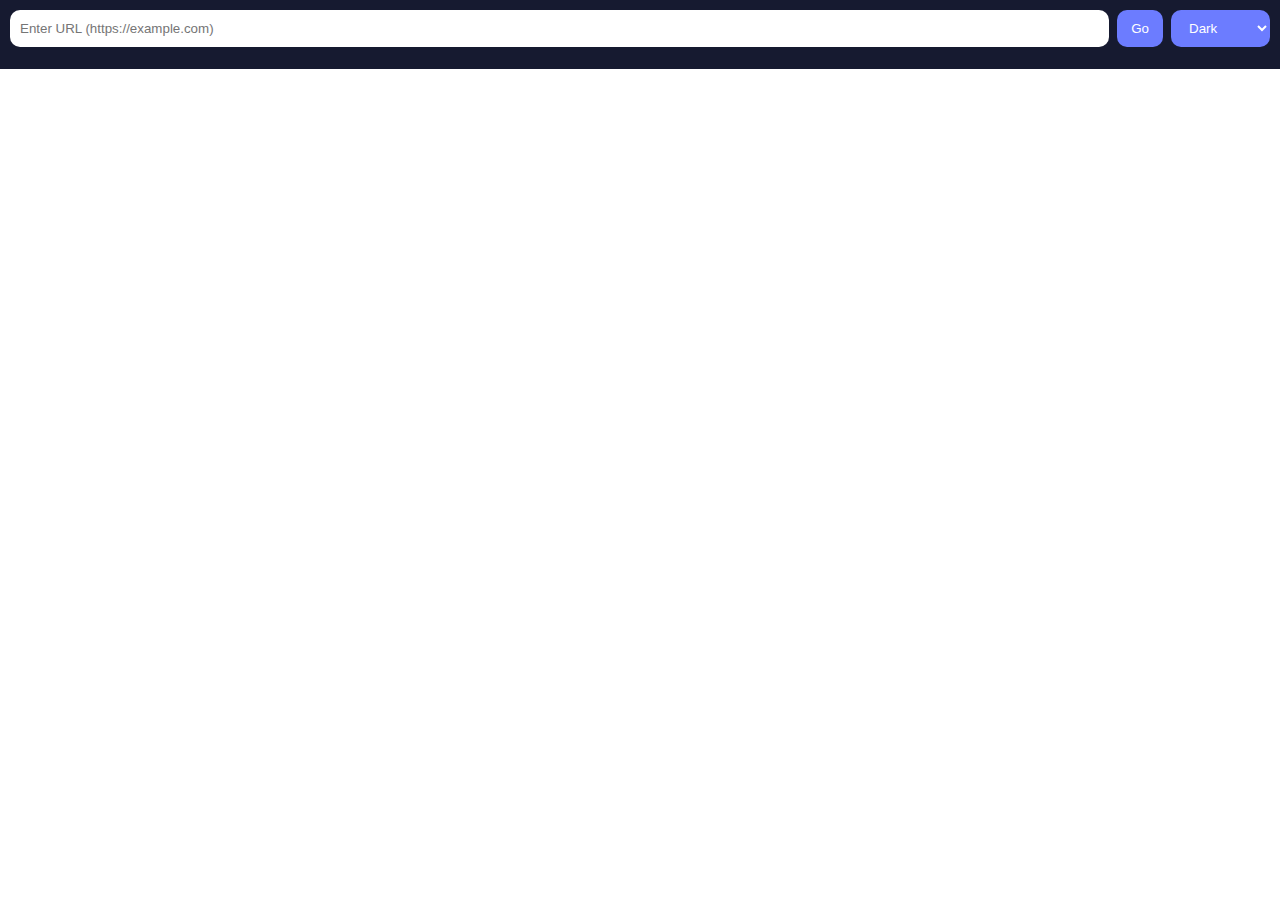
<file: proxy.html>
<!DOCTYPE html>
<html lang="en">
<head>
<meta charset="UTF-8" />
<title>Proxy</title>
<meta name="viewport" content="width=device-width, initial-scale=1.0" />

<style>
:root {
  --bg: #0f1220;
  --panel: #161a30;
  --text: #e8eaff;
  --accent: #6c7cff;
}

[data-theme="light"] {
  --bg: #f4f6ff;
  --panel: #ffffff;
  --text: #111;
  --accent: #4a63ff;
}

[data-theme="midnight"] {
  --bg: #05070d;
  --panel: #0b1020;
  --text: #dbe0ff;
  --accent: #8aa2ff;
}

* {
  box-sizing: border-box;
}

body {
  margin: 0;
  font-family: system-ui, -apple-system, Segoe UI, Roboto, sans-serif;
  background: var(--bg);
  color: var(--text);
  height: 100vh;
  display: flex;
  flex-direction: column;
}

header {
  display: flex;
  gap: 8px;
  padding: 10px;
  background: var(--panel);
}

input {
  flex: 1;
  padding: 10px;
  border-radius: 10px;
  border: none;
  outline: none;
}

button, select {
  padding: 10px 14px;
  border-radius: 10px;
  border: none;
  background: var(--accent);
  color: white;
  cursor: pointer;
}

#tabs {
  display: flex;
  gap: 6px;
  padding: 6px;
  background: var(--panel);
  overflow-x: auto;
}

.tab {
  padding: 6px 10px;
  background: rgba(255,255,255,0.08);
  border-radius: 8px;
  cursor: pointer;
  white-space: nowrap;
}

.tab.active {
  background: var(--accent);
}

iframe {
  flex: 1;
  border: none;
  background: white;
}
</style>
</head>

<body data-theme="dark">
<header>
  <input id="url" placeholder="Enter URL (https://example.com)" />
  <button onclick="openTab()">Go</button>
  <select onchange="setTheme(this.value)">
    <option value="dark">Dark</option>
    <option value="light">Light</option>
    <option value="midnight">Midnight</option>
  </select>
</header>

<div id="tabs"></div>
<iframe id="view"></iframe>

<script>
const workerBase = "https://proxy.ethantytang11.workers.dev/?url=";

let tabs = [];
let active = -1;

function openTab() {
  const url = document.getElementById("url").value.trim();
  if (!url) return;

  tabs.push(url);
  active = tabs.length - 1;
  renderTabs();
  load();
}

function renderTabs() {
  const tabBar = document.getElementById("tabs");
  tabBar.innerHTML = "";
  tabs.forEach((url, i) => {
    const t = document.createElement("div");
    t.className = "tab" + (i === active ? " active" : "");
    t.textContent = new URL(url).hostname;
    t.onclick = () => {
      active = i;
      renderTabs();
      load();
    };
    tabBar.appendChild(t);
  });
}

function load() {
  document.getElementById("view").src =
    workerBase + encodeURIComponent(tabs[active]);
}

function setTheme(t) {
  document.body.setAttribute("data-theme", t);
}
</script>
</body>
</html>
</file>
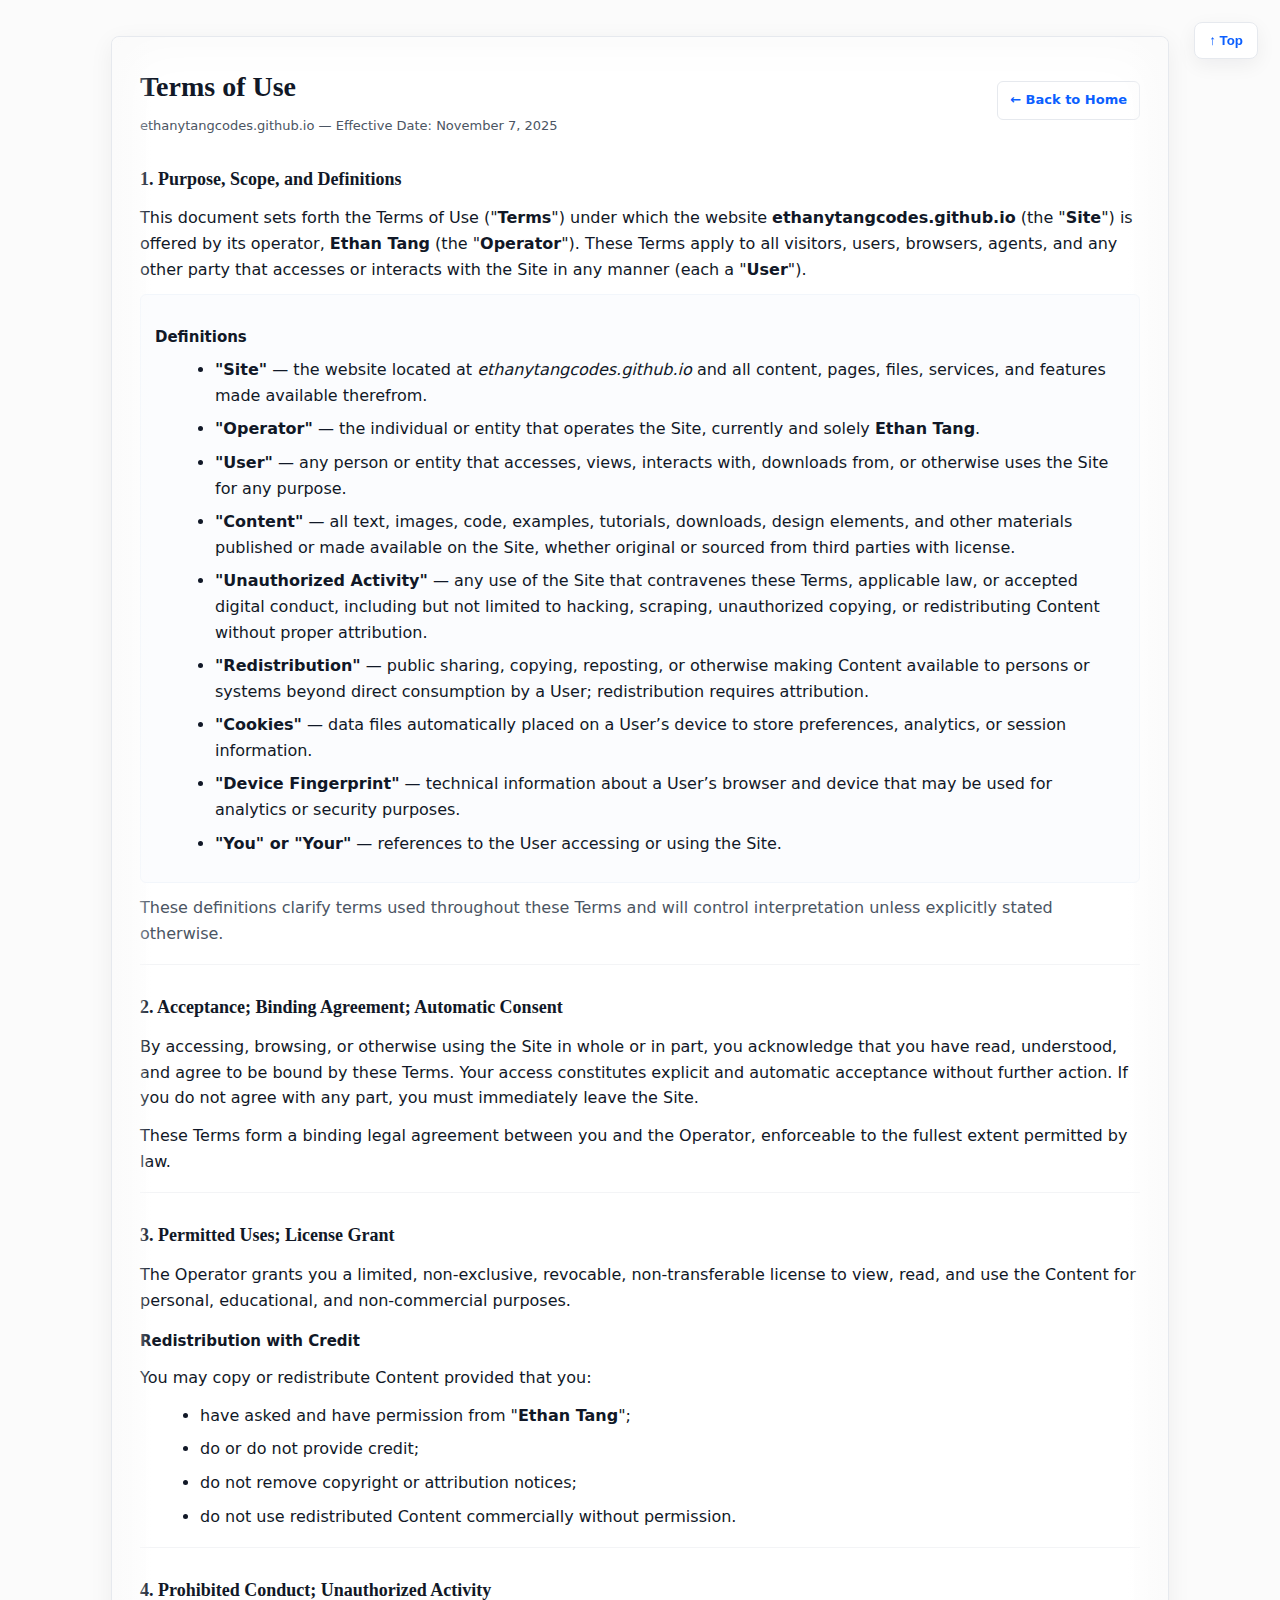
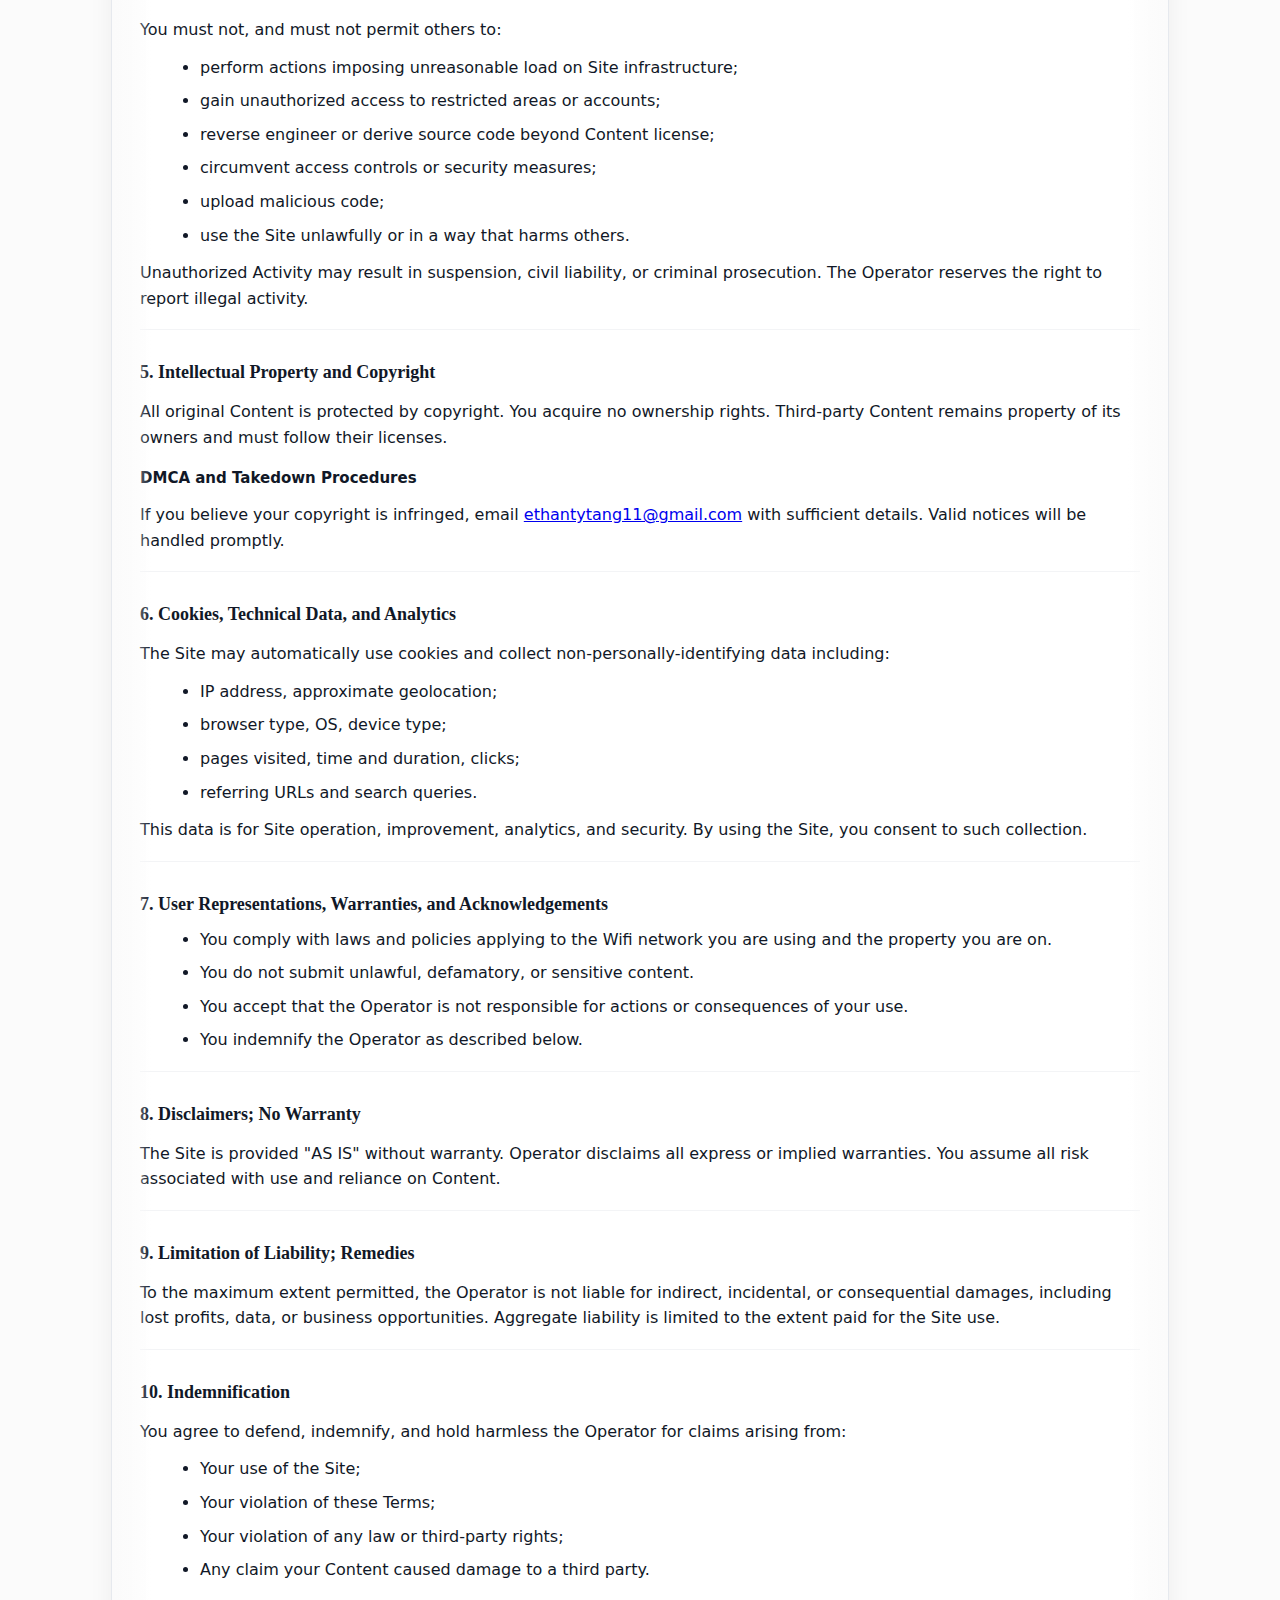
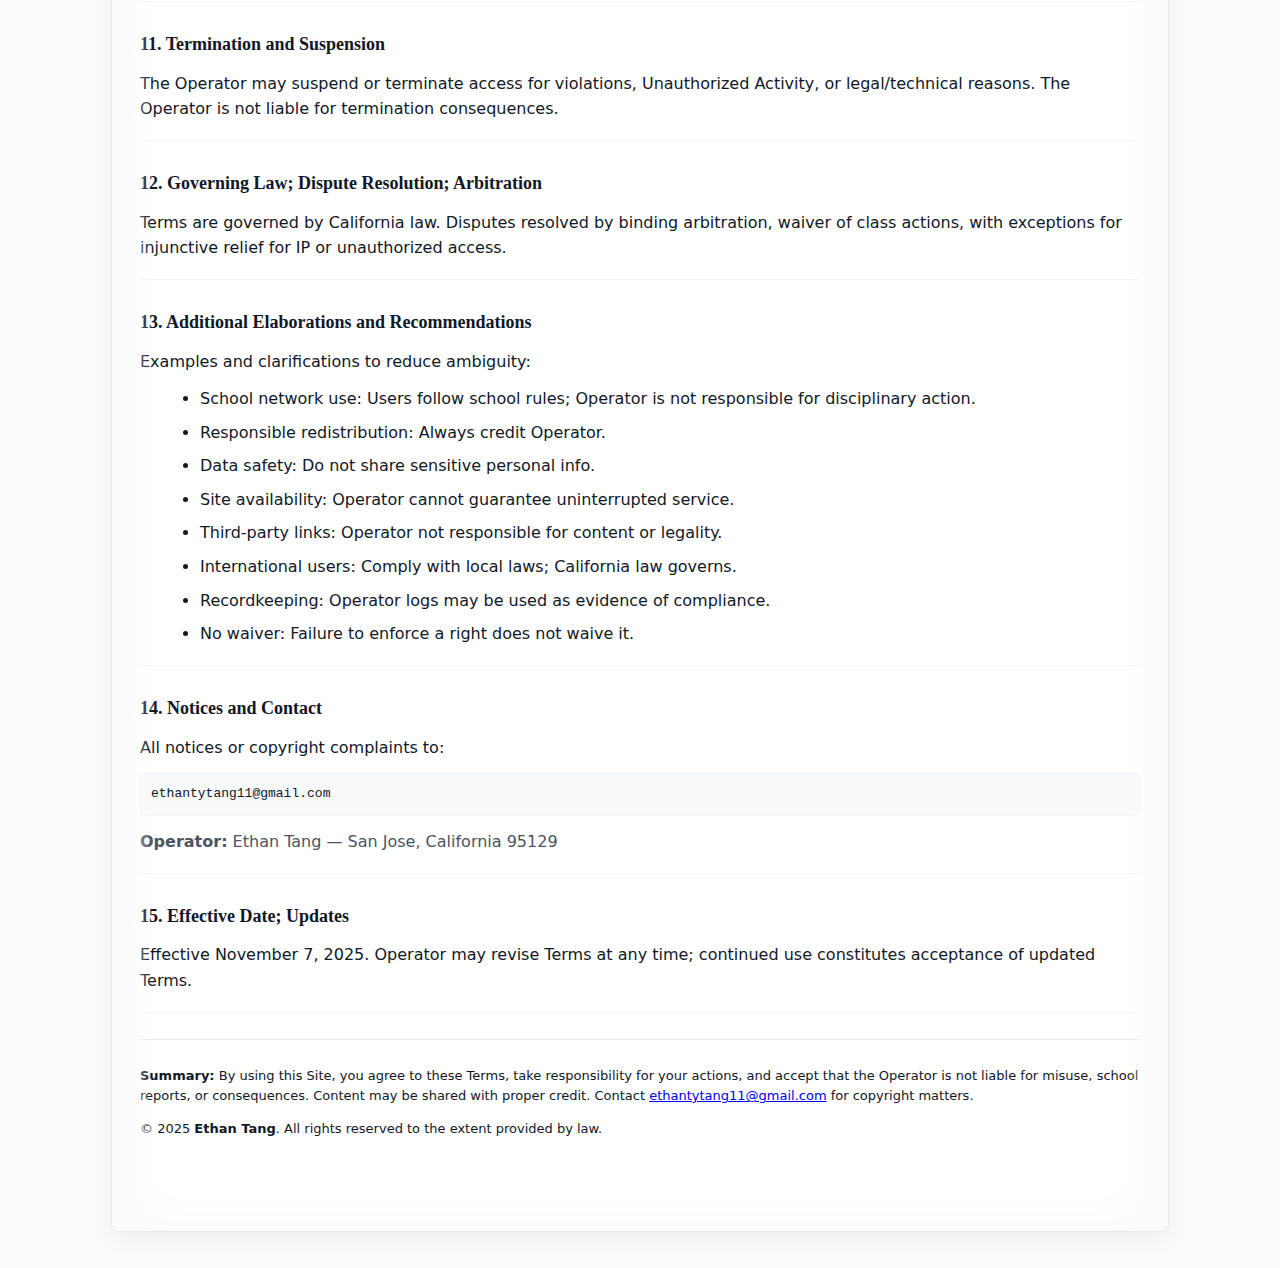
<file: terms.html>
<!doctype html>
<html lang="en">
<head>
  <meta charset="utf-8" />
  <meta name="viewport" content="width=device-width,initial-scale=1" />
  <title>Terms of Use — ethanytangcodes.github.io</title>
  <meta name="generator" content="Author: Ethan Tang" />
  <style>
    :root{
      --bg:#ffffff;
      --paper:#fbfbfb;
      --text:#111827;
      --muted:#4b5563;
      --accent:#0b5fff;
      --border:#e6e9ee;
      --maxw:1000px;
      --pad:28px;
      --serif:"Georgia","Times New Roman",serif;
      --sans:system-ui,-apple-system,"Segoe UI",Roboto,"Helvetica Neue",Arial;
    }

    html,body{
      margin:0;
      padding:0;
    }

    body{
      background:var(--paper);
      color:var(--text);
      font-family:var(--sans);
      -webkit-font-smoothing:antialiased;
      -moz-osx-font-smoothing:grayscale;
      line-height:1.6;
      padding:36px 20px;
      display:flex;
      justify-content:center;
      align-items:flex-start;
      min-height:100vh;
    }

    .sheet{
      width:100%;
      max-width:var(--maxw);
      background:var(--bg);
      border:1px solid var(--border);
      border-radius:8px;
      padding:var(--pad);
      box-shadow:
        0 6px 24px rgba(17,24,39,0.06),
        0 0 60px rgba(17,24,39,0.03) inset;
      position:relative;
      z-index:1;
    }

    /* subtle fade effect on sides */
    .sheet::before, .sheet::after {
      content:"";
      position:absolute;
      top:0;
      bottom:0;
      width:40px;
      pointer-events:none;
      z-index:2;
    }
    .sheet::before {
      left:0;
      background:linear-gradient(to right, rgba(251,251,251,1), rgba(251,251,251,0));
      border-top-left-radius:8px;
      border-bottom-left-radius:8px;
    }
    .sheet::after {
      right:0;
      background:linear-gradient(to left, rgba(251,251,251,1), rgba(251,251,251,0));
      border-top-right-radius:8px;
      border-bottom-right-radius:8px;
    }

    header{
      display:flex;
      justify-content:space-between;
      align-items:center;
      gap:16px;
      margin-bottom:18px;
    }
    .brand{
      display:flex;
      gap:14px;
      align-items:baseline;
    }
    .brand .title{
      font-family:var(--serif);
      font-size:20px;
      font-weight:700;
      color:var(--text);
      margin:0;
    }
    .meta{
      color:var(--muted);
      font-size:13px;
    }
    .controls{
      display:flex;
      gap:10px;
      align-items:center;
    }
    .btn{
      background:transparent;
      border:1px solid var(--border);
      padding:8px 12px;
      border-radius:6px;
      color:var(--accent);
      text-decoration:none;
      font-weight:600;
      font-size:13px;
      cursor:pointer;
    }
    .btn:hover{background:rgba(11,95,255,0.04)}
    main{margin-top:8px;}
    h1{font-family:var(--serif);font-size:28px;margin:0 0 6px 0}
    h2{font-family:var(--serif);font-size:18px;margin:28px 0 8px 0;color:var(--text)}
    h3{font-size:15px;margin:16px 0 6px 0;color:var(--text)}
    p{margin:12px 0;color:var(--text)}
    small{color:var(--muted);font-size:13px}
    ul{margin:8px 0 12px 20px}
    li{margin-bottom:8px}
    .section{padding-bottom:6px;border-bottom:1px solid #f3f4f6;margin-bottom:18px}
    .definitions{background:#fbfcfe;padding:14px;border-radius:6px;border:1px solid #f2f6fb}
    .muted{color:var(--muted)}
    footer{
      margin-top:26px;
      padding-top:14px;
      border-top:1px solid var(--border);
      color:var(--muted);
      font-size:13px;
    }
    #topBtn{
      position:fixed;
      top:22px;
      right:22px;
      padding:10px 14px;
      border-radius:8px;
      border:1px solid var(--border);
      background:var(--bg);
      cursor:pointer;
      display:block;
      box-shadow:0 6px 20px rgba(17,24,39,0.06);
      font-weight:700;
      color:var(--accent);
      z-index:1000;
    }
    @media (max-width:720px){
      .sheet{padding:18px}
      h1{font-size:22px}
    }
    pre{background:#f7f9fb;padding:10px;border-radius:6px;overflow:auto;border:1px solid #eef3fa}
  </style>
</head>
<body>
  <div class="sheet" id="top">
    <header>
      <div class="brand" aria-hidden="false">
        <div>
          <h1>Terms of Use</h1>
          <div class="meta">ethanytangcodes.github.io — Effective Date: November 7, 2025</div>
        </div>
      </div>
      <div class="controls" role="navigation" aria-label="Top controls">
        <a class="btn" href="/" title="Back to Home">← Back to Home</a>
      </div>
    </header>
    <main>
      <section class="section" id="section-1">
        <h2>1. Purpose, Scope, and Definitions</h2>
        <p>This document sets forth the Terms of Use ("<strong>Terms</strong>") under which the website <strong>ethanytangcodes.github.io</strong> (the "<strong>Site</strong>") is offered by its operator, <strong>Ethan Tang</strong> (the "<strong>Operator</strong>"). These Terms apply to all visitors, users, browsers, agents, and any other party that accesses or interacts with the Site in any manner (each a "<strong>User</strong>").</p>
        <div class="definitions" aria-labelledby="definitions-heading">
          <h3 id="definitions-heading">Definitions</h3>
          <ul>
            <li><strong>"Site"</strong> — the website located at <em>ethanytangcodes.github.io</em> and all content, pages, files, services, and features made available therefrom.</li>
            <li><strong>"Operator"</strong> — the individual or entity that operates the Site, currently and solely <strong>Ethan Tang</strong>.</li>
            <li><strong>"User"</strong> — any person or entity that accesses, views, interacts with, downloads from, or otherwise uses the Site for any purpose.</li>
            <li><strong>"Content"</strong> — all text, images, code, examples, tutorials, downloads, design elements, and other materials published or made available on the Site, whether original or sourced from third parties with license.</li>
            <li><strong>"Unauthorized Activity"</strong> — any use of the Site that contravenes these Terms, applicable law, or accepted digital conduct, including but not limited to hacking, scraping, unauthorized copying, or redistributing Content without proper attribution.</li>
            <li><strong>"Redistribution"</strong> — public sharing, copying, reposting, or otherwise making Content available to persons or systems beyond direct consumption by a User; redistribution requires attribution.</li>
            <li><strong>"Cookies"</strong> — data files automatically placed on a User’s device to store preferences, analytics, or session information.</li>
            <li><strong>"Device Fingerprint"</strong> — technical information about a User’s browser and device that may be used for analytics or security purposes.</li>
            <li><strong>"You" or "Your"</strong> — references to the User accessing or using the Site.</li>
          </ul>
        </div>
        <p class="muted">These definitions clarify terms used throughout these Terms and will control interpretation unless explicitly stated otherwise.</p>
      </section>

      <section class="section" id="section-2">
        <h2>2. Acceptance; Binding Agreement; Automatic Consent</h2>
        <p>By accessing, browsing, or otherwise using the Site in whole or in part, you acknowledge that you have read, understood, and agree to be bound by these Terms. Your access constitutes explicit and automatic acceptance without further action. If you do not agree with any part, you must immediately leave the Site.</p>
        <p>These Terms form a binding legal agreement between you and the Operator, enforceable to the fullest extent permitted by law.</p>
      </section>

      <section class="section" id="section-3">
        <h2>3. Permitted Uses; License Grant</h2>
        <p>The Operator grants you a limited, non-exclusive, revocable, non-transferable license to view, read, and use the Content for personal, educational, and non-commercial purposes.</p>
        <h3>Redistribution with Credit</h3>
        <p>You may copy or redistribute Content provided that you:</p>
        <ul>
          <li>have asked and have permission from "<strong>Ethan Tang</strong>";</li>
          <li>do or do not provide credit;</li>
          <li>do not remove copyright or attribution notices;</li>
          <li>do not use redistributed Content commercially without permission.</li>
        </ul>
      </section>

      <section class="section" id="section-4">
        <h2>4. Prohibited Conduct; Unauthorized Activity</h2>
        <p>You must not, and must not permit others to:</p>
        <ul>
          <li>perform actions imposing unreasonable load on Site infrastructure;</li>
          <li>gain unauthorized access to restricted areas or accounts;</li>
          <li>reverse engineer or derive source code beyond Content license;</li>
          <li>circumvent access controls or security measures;</li>
          <li>upload malicious code;</li>
          <li>use the Site unlawfully or in a way that harms others.</li>
        </ul>
        <p>Unauthorized Activity may result in suspension, civil liability, or criminal prosecution. The Operator reserves the right to report illegal activity.</p>
      </section>

            <section class="section" id="section-5">
        <h2>5. Intellectual Property and Copyright</h2>
        <p>All original Content is protected by copyright. You acquire no ownership rights. Third-party Content remains property of its owners and must follow their licenses.</p>
        <h3>DMCA and Takedown Procedures</h3>
        <p>If you believe your copyright is infringed, email <a href="mailto:ethantytang11@gmail.com">ethantytang11@gmail.com</a> with sufficient details. Valid notices will be handled promptly.</p>
      </section>

      <section class="section" id="section-6">
        <h2>6. Cookies, Technical Data, and Analytics</h2>
        <p>The Site may automatically use cookies and collect non-personally-identifying data including:</p>
        <ul>
          <li>IP address, approximate geolocation;</li>
          <li>browser type, OS, device type;</li>
          <li>pages visited, time and duration, clicks;</li>
          <li>referring URLs and search queries.</li>
        </ul>
        <p>This data is for Site operation, improvement, analytics, and security. By using the Site, you consent to such collection.</p>
      </section>

      <section class="section" id="section-7">
        <h2>7. User Representations, Warranties, and Acknowledgements</h2>
        <ul>
          <li>You comply with laws and policies applying to the Wifi network you are using and the property you are on.</li>
          <li>You do not submit unlawful, defamatory, or sensitive content.</li>
          <li>You accept that the Operator is not responsible for actions or consequences of your use.</li>
          <li>You indemnify the Operator as described below.</li>
        </ul>
      </section>

      <section class="section" id="section-8">
        <h2>8. Disclaimers; No Warranty</h2>
        <p>The Site is provided "AS IS" without warranty. Operator disclaims all express or implied warranties. You assume all risk associated with use and reliance on Content.</p>
      </section>

      <section class="section" id="section-9">
        <h2>9. Limitation of Liability; Remedies</h2>
        <p>To the maximum extent permitted, the Operator is not liable for indirect, incidental, or consequential damages, including lost profits, data, or business opportunities. Aggregate liability is limited to the extent paid for the Site use.</p>
      </section>

      <section class="section" id="section-10">
        <h2>10. Indemnification</h2>
        <p>You agree to defend, indemnify, and hold harmless the Operator for claims arising from:</p>
        <ul>
          <li>Your use of the Site;</li>
          <li>Your violation of these Terms;</li>
          <li>Your violation of any law or third-party rights;</li>
          <li>Any claim your Content caused damage to a third party.</li>
        </ul>
      </section>

      <section class="section" id="section-11">
        <h2>11. Termination and Suspension</h2>
        <p>The Operator may suspend or terminate access for violations, Unauthorized Activity, or legal/technical reasons. The Operator is not liable for termination consequences.</p>
      </section>

      <section class="section" id="section-12">
        <h2>12. Governing Law; Dispute Resolution; Arbitration</h2>
        <p>Terms are governed by California law. Disputes resolved by binding arbitration, waiver of class actions, with exceptions for injunctive relief for IP or unauthorized access.</p>
      </section>

      <section class="section" id="section-13">
        <h2>13. Additional Elaborations and Recommendations</h2>
        <p>Examples and clarifications to reduce ambiguity:</p>
        <ul>
          <li>School network use: Users follow school rules; Operator is not responsible for disciplinary action.</li>
          <li>Responsible redistribution: Always credit Operator.</li>
          <li>Data safety: Do not share sensitive personal info.</li>
          <li>Site availability: Operator cannot guarantee uninterrupted service.</li>
          <li>Third-party links: Operator not responsible for content or legality.</li>
          <li>International users: Comply with local laws; California law governs.</li>
          <li>Recordkeeping: Operator logs may be used as evidence of compliance.</li>
          <li>No waiver: Failure to enforce a right does not waive it.</li>
        </ul>
      </section>

      <section class="section" id="section-14">
        <h2>14. Notices and Contact</h2>
        <p>All notices or copyright complaints to: <pre>ethantytang11@gmail.com</pre></p>
        <p class="muted"><strong>Operator:</strong> Ethan Tang — San Jose, California 95129</p>
      </section>

      <section class="section" id="section-15">
        <h2>15. Effective Date; Updates</h2>
        <p>Effective November 7, 2025. Operator may revise Terms at any time; continued use constitutes acceptance of updated Terms.</p>
      </section>

      <footer>
        <p><strong>Summary:</strong> By using this Site, you agree to these Terms, take responsibility for your actions, and accept that the Operator is not liable for misuse, school reports, or consequences. Content may be shared with proper credit. Contact <a href="mailto:ethantytang11@gmail.com">ethantytang11@gmail.com</a> for copyright matters.</p>
        <p>&copy; 2025 <strong>Ethan Tang</strong>. All rights reserved to the extent provided by law.</p>
      </footer>
      <br><br>
    </main>
  </div>
  <br><br>
  <button id="topBtn" aria-label="Back to top">↑ Top</button>

  <script>
    const topBtn = document.getElementById('topBtn');
    topBtn.addEventListener('click', () => window.scrollTo({ top: 0, behavior: 'smooth' }));
  </script>
</body>
</html>
</file>
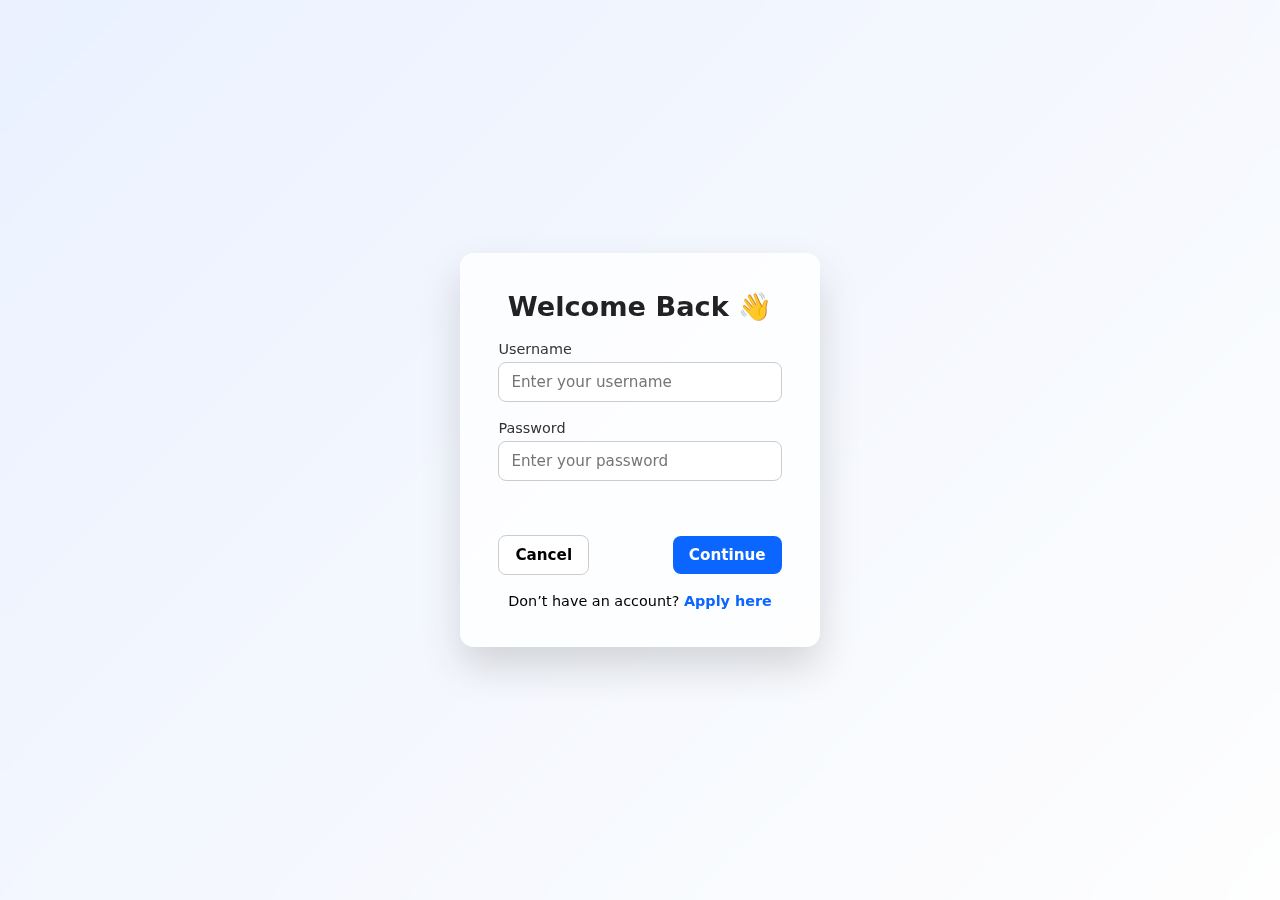
<file: active/proxylogin.html>
<!DOCTYPE html>
<html lang="en">
<head>
<meta charset="UTF-8">
<meta name="viewport" content="width=device-width, initial-scale=1.0">
<title>Login Portal</title>
<style>
:root {
  --primary: #0b66ff;
  --radius: 14px;
}
* {
  box-sizing: border-box;
  margin: 0;
  padding: 0;
  font-family: "Poppins", system-ui, sans-serif;
}
body {
  height: 100vh;
  display: flex;
  justify-content: center;
  align-items: center;
  background: linear-gradient(135deg, #e6eeff, #fefefe);
  overflow: hidden;
}

/* Glassy modal */
.backdrop {
  position: fixed;
  inset: 0;
  display: flex;
  align-items: center;
  justify-content: center;
  background: rgba(255,255,255,0.2);
  backdrop-filter: blur(12px);
  animation: fadeIn 0.3s ease forwards;
}
@keyframes fadeIn { from {opacity:0;} to {opacity:1;} }

.dialog {
  background: rgba(255,255,255,0.7);
  backdrop-filter: blur(20px);
  border-radius: var(--radius);
  box-shadow: 0 20px 40px rgba(0,0,0,0.15);
  padding: 2.4rem;
  width: 360px;
  display: flex;
  flex-direction: column;
  gap: 18px;
  animation: slideUp 0.4s ease;
}
@keyframes slideUp { from {transform: translateY(40px); opacity:0;} to {transform: translateY(0); opacity:1;} }

h2 {
  text-align: center;
  font-weight: 700;
  font-size: 1.7rem;
  color: #222;
}

label {
  display: block;
  font-size: 0.9rem;
  color: #333;
  margin-bottom: 0.3rem;
}
input {
  width: 100%;
  padding: 10px 12px;
  font-size: 0.95rem;
  border-radius: 8px;
  border: 1px solid #ccc;
  outline: none;
  transition: 0.2s;
}
input:focus {
  border-color: var(--primary);
  box-shadow: 0 0 0 3px rgba(11,102,255,0.1);
}

button {
  cursor: pointer;
  border: none;
  font-weight: 600;
  font-size: 0.95rem;
  padding: 10px 16px;
  border-radius: 8px;
  transition: 0.25s;
}
.primary {
  background: var(--primary);
  color: #fff;
}
.primary:hover {
  background: #0057e7;
  transform: scale(1.02);
}
.secondary {
  background: #fff;
  border: 1px solid #ccc;
}
.secondary:hover { background: #f7f7f7; }

.actions {
  display: flex;
  justify-content: space-between;
  align-items: center;
}

.message {
  text-align: center;
  color: #e63946;
  font-size: 0.85rem;
  min-height: 18px;
}

.apply-link {
  text-align: center;
  font-size: 0.9rem;
}
.apply-link a {
  color: var(--primary);
  font-weight: 600;
  text-decoration: none;
}
.apply-link a:hover { text-decoration: underline; }

.fadeOut { animation: fadeOut 0.3s forwards; }
@keyframes fadeOut { to {opacity:0; transform: translateY(-10px);} }
</style>
</head>
<body>

<!-- LOGIN MODAL -->
<div class="backdrop" id="loginModal">
  <div class="dialog">
    <h2>Welcome Back 👋</h2>
    <div>
      <label>Username</label>
      <input type="text" id="loginUser" placeholder="Enter your username">
    </div>
    <div>
      <label>Password</label>
      <input type="password" id="loginPass" placeholder="Enter your password">
    </div>
    <div class="message" id="loginMsg"></div>
    <div class="actions">
      <button class="secondary" id="cancelBtn">Cancel</button>
      <button class="primary" id="okBtn">Continue</button>
    </div>
    <div class="apply-link">Don’t have an account? <a href="/apply">Apply here</a></div>
  </div>
</div>

<script>
const users = [
  { username: "ethan", password: "password" },
  { username: "bobo0412", password: "himynameisxinyazhang" },
  { username: "lilac3cat", password: "372763" },
  { username: "hi", password: "hellohitler" },
  { username: "wenyao", password: "1234" },
  { username: "ReionRXx", password: "libryan901" },
  { username: "wbwlee7@gmail.com", password: "password" },
  { username: "fiberglass", password: "#1Behemoth" }
];

const loginUser = document.getElementById('loginUser');
const loginPass = document.getElementById('loginPass');
const loginMsg = document.getElementById('loginMsg');
const okBtn = document.getElementById('okBtn');
const cancelBtn = document.getElementById('cancelBtn');

function showMessage(msg, color="#e63946") {
  loginMsg.style.color = color;
  loginMsg.textContent = msg;
  setTimeout(() => loginMsg.textContent = "", 2500);
}

async function sendLoginWebhook(username) {
  try {
    await fetch("https://proxylogin.ethantytang11.workers.dev", {
      method: "POST",
      headers: { "Content-Type": "application/json" },
      body: JSON.stringify({
        accountName: username,
        timeLoggedIn: new Date().toISOString(),
        eventType: "login"
      })
    });
  } catch(err) {
    console.warn("Login webhook failed:", err);
  }
}

okBtn.onclick = () => {
  const username = loginUser.value.trim();
  const password = loginPass.value;

  const found = users.find(u => u.username === username && u.password === password);
  if (!found) {
    showMessage("Invalid username or password 😭");
  } else {
    localStorage.setItem('loggedIn', 'true');
    localStorage.setItem('user', found.username);
    sendLoginWebhook(found.username);

    document.getElementById('loginModal').classList.add('fadeOut');
    window.location.href = "/active";
  }
};

cancelBtn.onclick = () => window.location.reload();
</script>

</body>
</html>
</file>
